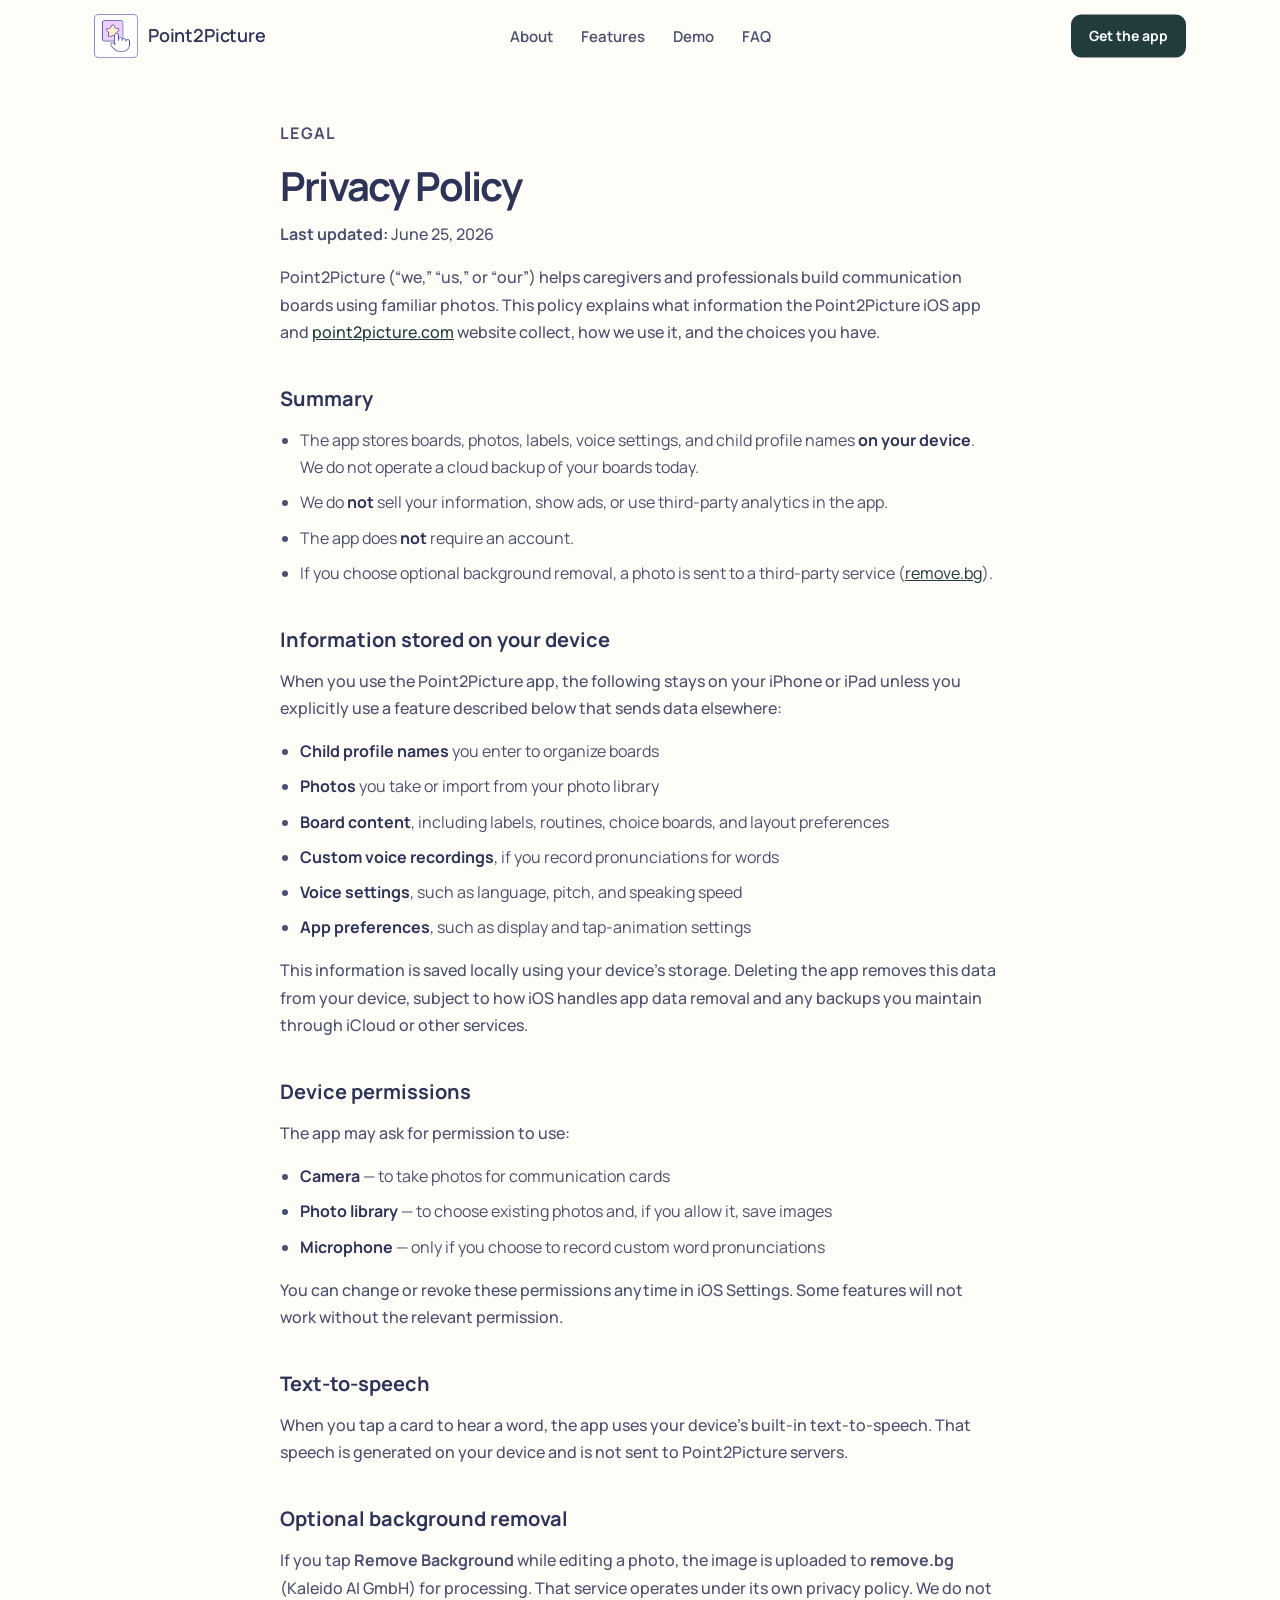
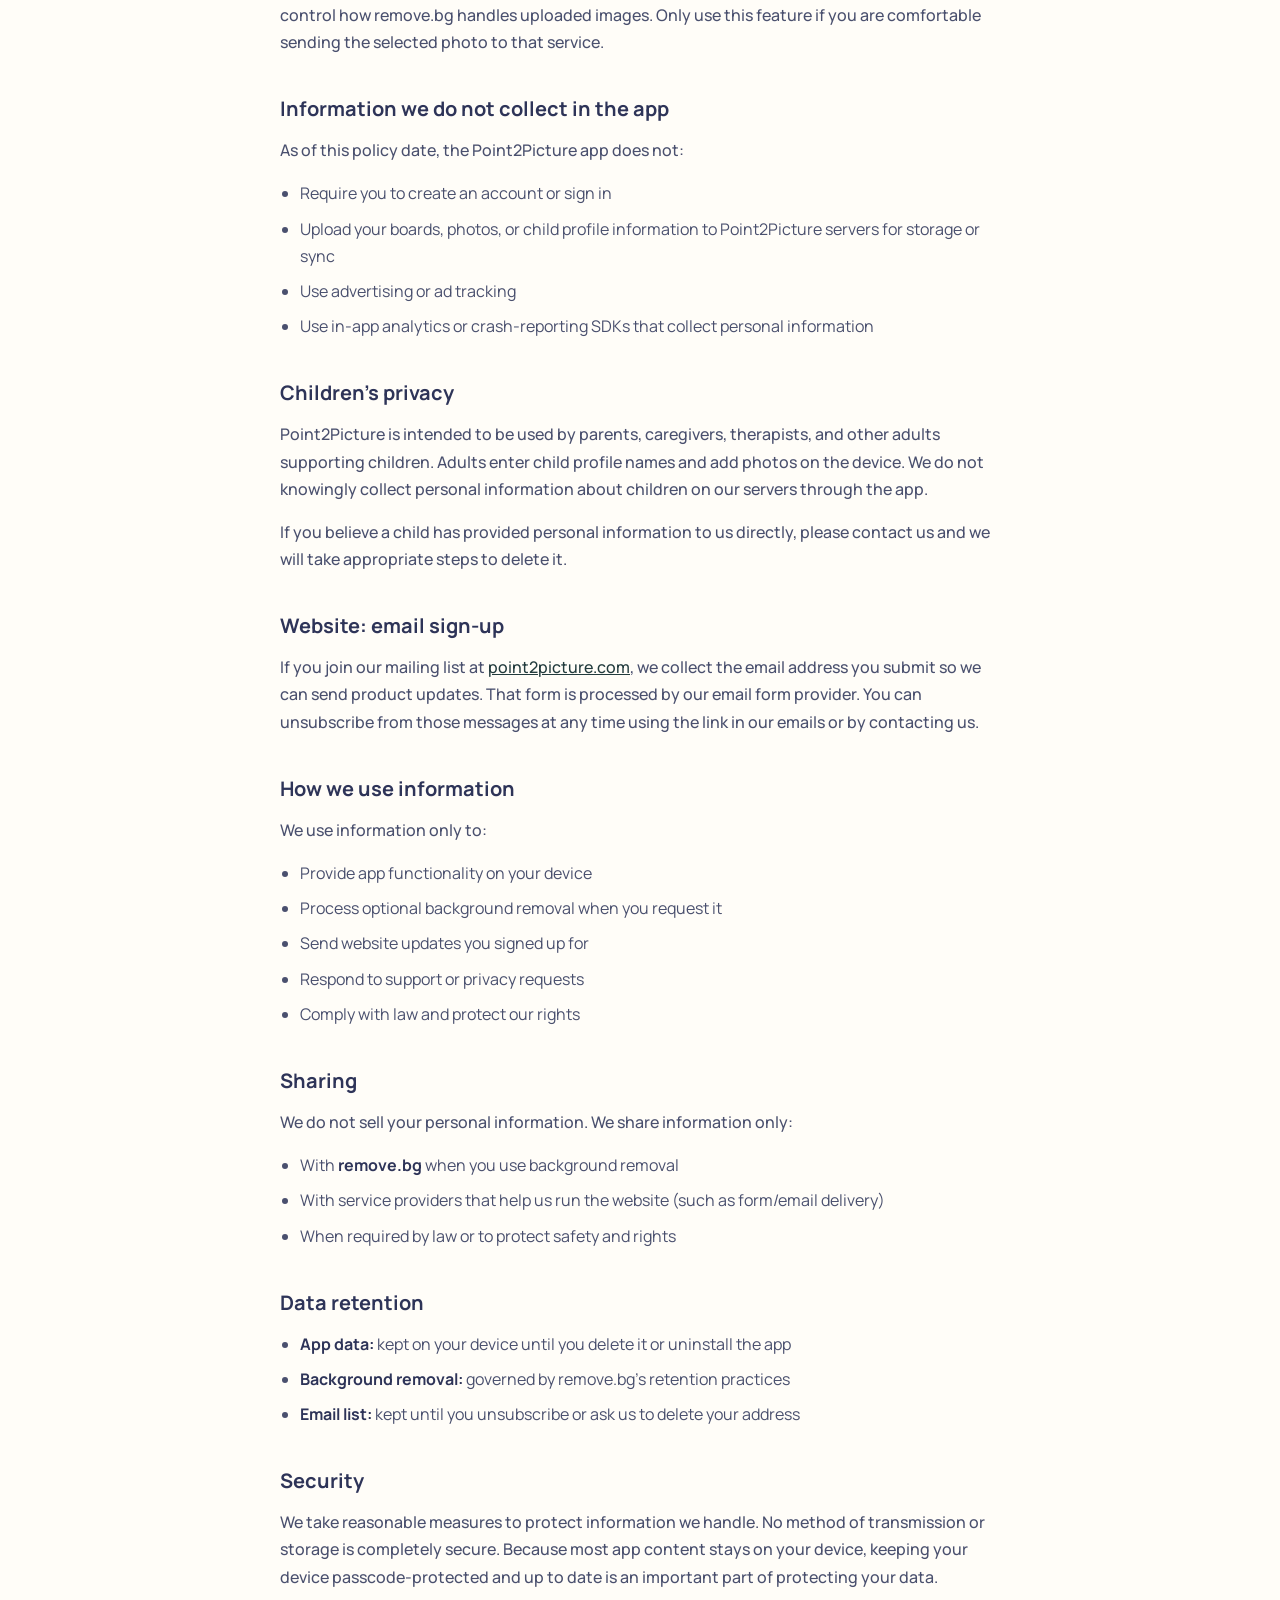
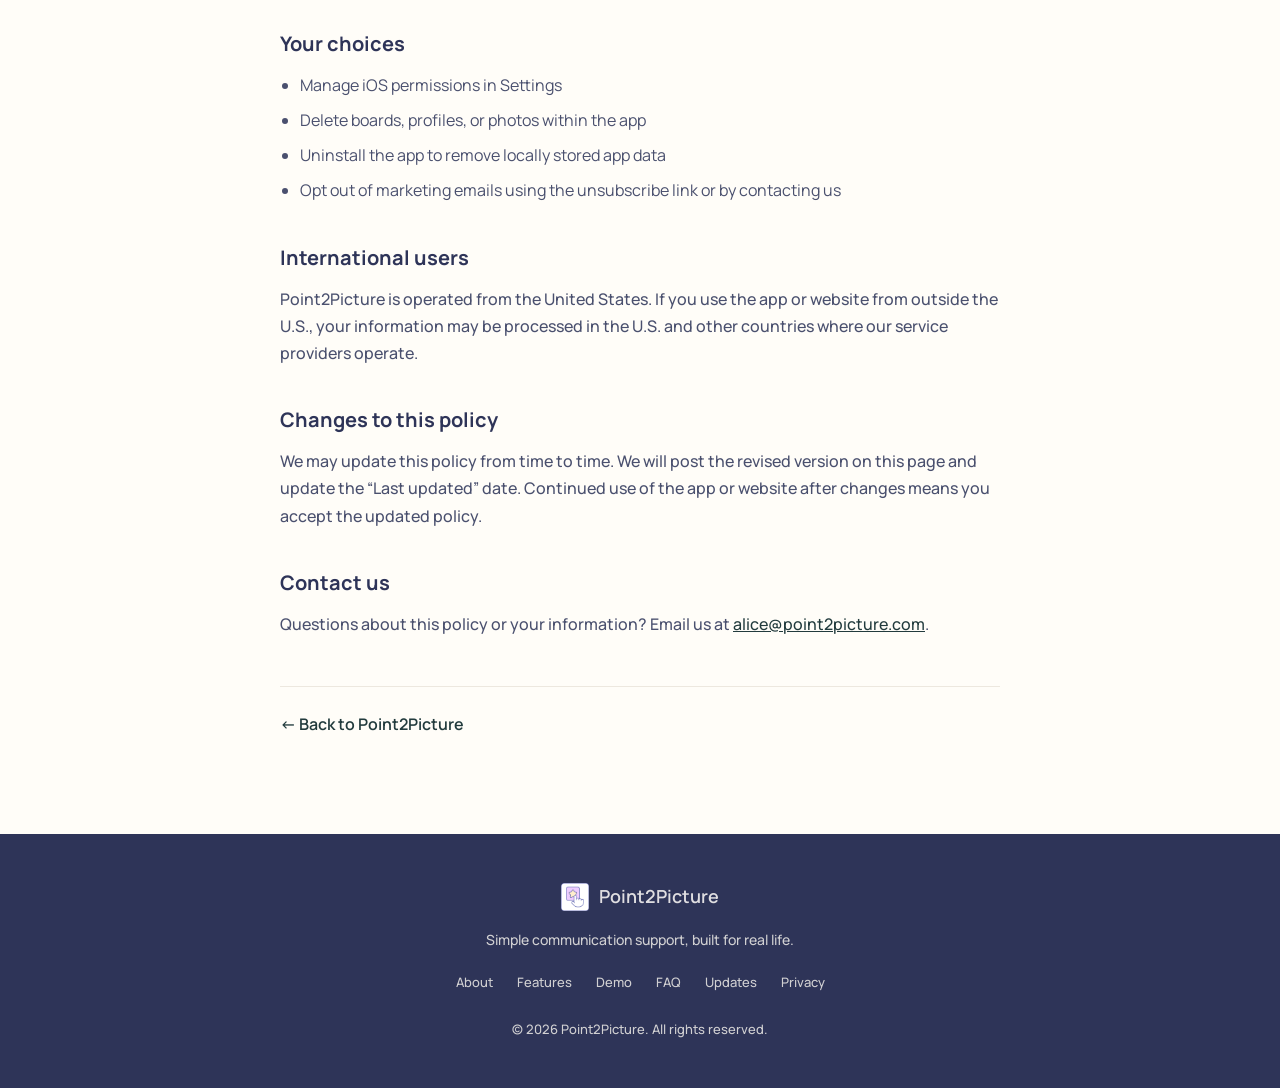
<file: privacy.html>
<!DOCTYPE html>
<html lang="en">
<head>
  <meta charset="UTF-8">
  <meta name="viewport" content="width=device-width, initial-scale=1.0">
  <meta name="robots" content="index, follow">
  <meta name="description" content="Privacy Policy for the Point2Picture mobile app and point2picture.com website.">
  <meta name="author" content="Point2Picture">
  <meta name="theme-color" content="#FFFDF8">
  <link rel="canonical" href="https://point2picture.com/privacy.html">

  <title>Privacy Policy — Point2Picture</title>

  <meta property="og:type" content="website">
  <meta property="og:site_name" content="Point2Picture">
  <meta property="og:url" content="https://point2picture.com/privacy.html">
  <meta property="og:title" content="Privacy Policy — Point2Picture">
  <meta property="og:description" content="How Point2Picture handles your information in the app and on our website.">

  <link rel="icon" href="assets/logo-mark.png?v=6" type="image/png">
  <link rel="apple-touch-icon" href="assets/logo-mark.png?v=6">
  <link rel="preconnect" href="https://fonts.googleapis.com">
  <link rel="preconnect" href="https://fonts.gstatic.com" crossorigin>
  <link href="https://fonts.googleapis.com/css2?family=Manrope:wght@400..700&display=swap" rel="stylesheet">
  <link rel="stylesheet" href="css/main.css?v=122">
</head>
<body>

  <a class="skip-link" href="#main">Skip to content</a>

  <header class="site-header" role="banner">
    <nav class="nav" aria-label="Main navigation">
      <a href="index.html" class="nav-brand">
        <img class="logo-mark" src="assets/logo-mark-nav.png?v=6" alt="" width="44" height="44" aria-hidden="true">
        <span>Point2Picture</span>
      </a>
      <button class="nav-toggle" type="button" aria-expanded="false" aria-controls="nav-menu" aria-label="Open menu">
        <span></span><span></span><span></span>
      </button>
      <div class="nav-menu" id="nav-menu">
        <ul class="nav-links">
          <li><a href="index.html#routines">About</a></li>
          <li><a href="index.html#features">Features</a></li>
          <li><a href="index.html#demo">Demo</a></li>
          <li><a href="index.html#faq">FAQ</a></li>
        </ul>
        <a
          href="https://apps.apple.com/us/app/point2picture/id6755315857"
          class="btn btn-primary btn-sm nav-cta"
          target="_blank"
          rel="noopener noreferrer"
        >Get the app</a>
      </div>
    </nav>
  </header>

  <main id="main" class="legal-page">
    <div class="container container--narrow">
      <article class="legal-prose">
        <p class="legal-eyebrow">Legal</p>
        <h1>Privacy Policy</h1>
        <p class="legal-meta"><strong>Last updated:</strong> June 25, 2026</p>
        <p class="legal-lead">
          Point2Picture (“we,” “us,” or “our”) helps caregivers and professionals build communication boards using familiar photos. This policy explains what information the Point2Picture iOS app and <a href="https://point2picture.com/">point2picture.com</a> website collect, how we use it, and the choices you have.
        </p>

        <h2>Summary</h2>
        <ul>
          <li>The app stores boards, photos, labels, voice settings, and child profile names <strong>on your device</strong>. We do not operate a cloud backup of your boards today.</li>
          <li>We do <strong>not</strong> sell your information, show ads, or use third-party analytics in the app.</li>
          <li>The app does <strong>not</strong> require an account.</li>
          <li>If you choose optional background removal, a photo is sent to a third-party service (<a href="https://www.remove.bg/privacy" rel="noopener noreferrer" target="_blank">remove.bg</a>).</li>
        </ul>

        <h2>Information stored on your device</h2>
        <p>When you use the Point2Picture app, the following stays on your iPhone or iPad unless you explicitly use a feature described below that sends data elsewhere:</p>
        <ul>
          <li><strong>Child profile names</strong> you enter to organize boards</li>
          <li><strong>Photos</strong> you take or import from your photo library</li>
          <li><strong>Board content</strong>, including labels, routines, choice boards, and layout preferences</li>
          <li><strong>Custom voice recordings</strong>, if you record pronunciations for words</li>
          <li><strong>Voice settings</strong>, such as language, pitch, and speaking speed</li>
          <li><strong>App preferences</strong>, such as display and tap-animation settings</li>
        </ul>
        <p>
          This information is saved locally using your device’s storage. Deleting the app removes this data from your device, subject to how iOS handles app data removal and any backups you maintain through iCloud or other services.
        </p>

        <h2>Device permissions</h2>
        <p>The app may ask for permission to use:</p>
        <ul>
          <li><strong>Camera</strong> — to take photos for communication cards</li>
          <li><strong>Photo library</strong> — to choose existing photos and, if you allow it, save images</li>
          <li><strong>Microphone</strong> — only if you choose to record custom word pronunciations</li>
        </ul>
        <p>You can change or revoke these permissions anytime in iOS Settings. Some features will not work without the relevant permission.</p>

        <h2>Text-to-speech</h2>
        <p>
          When you tap a card to hear a word, the app uses your device’s built-in text-to-speech. That speech is generated on your device and is not sent to Point2Picture servers.
        </p>

        <h2>Optional background removal</h2>
        <p>
          If you tap <strong>Remove Background</strong> while editing a photo, the image is uploaded to <strong>remove.bg</strong> (Kaleido AI GmbH) for processing. That service operates under its own privacy policy. We do not control how remove.bg handles uploaded images. Only use this feature if you are comfortable sending the selected photo to that service.
        </p>

        <h2>Information we do not collect in the app</h2>
        <p>As of this policy date, the Point2Picture app does not:</p>
        <ul>
          <li>Require you to create an account or sign in</li>
          <li>Upload your boards, photos, or child profile information to Point2Picture servers for storage or sync</li>
          <li>Use advertising or ad tracking</li>
          <li>Use in-app analytics or crash-reporting SDKs that collect personal information</li>
        </ul>

        <h2>Children’s privacy</h2>
        <p>
          Point2Picture is intended to be used by parents, caregivers, therapists, and other adults supporting children. Adults enter child profile names and add photos on the device. We do not knowingly collect personal information about children on our servers through the app.
        </p>
        <p>
          If you believe a child has provided personal information to us directly, please contact us and we will take appropriate steps to delete it.
        </p>

        <h2>Website: email sign-up</h2>
        <p>
          If you join our mailing list at <a href="https://point2picture.com/">point2picture.com</a>, we collect the email address you submit so we can send product updates. That form is processed by our email form provider. You can unsubscribe from those messages at any time using the link in our emails or by contacting us.
        </p>

        <h2>How we use information</h2>
        <p>We use information only to:</p>
        <ul>
          <li>Provide app functionality on your device</li>
          <li>Process optional background removal when you request it</li>
          <li>Send website updates you signed up for</li>
          <li>Respond to support or privacy requests</li>
          <li>Comply with law and protect our rights</li>
        </ul>

        <h2>Sharing</h2>
        <p>We do not sell your personal information. We share information only:</p>
        <ul>
          <li>With <strong>remove.bg</strong> when you use background removal</li>
          <li>With service providers that help us run the website (such as form/email delivery)</li>
          <li>When required by law or to protect safety and rights</li>
        </ul>

        <h2>Data retention</h2>
        <ul>
          <li><strong>App data:</strong> kept on your device until you delete it or uninstall the app</li>
          <li><strong>Background removal:</strong> governed by remove.bg’s retention practices</li>
          <li><strong>Email list:</strong> kept until you unsubscribe or ask us to delete your address</li>
        </ul>

        <h2>Security</h2>
        <p>
          We take reasonable measures to protect information we handle. No method of transmission or storage is completely secure. Because most app content stays on your device, keeping your device passcode-protected and up to date is an important part of protecting your data.
        </p>

        <h2>Your choices</h2>
        <ul>
          <li>Manage iOS permissions in Settings</li>
          <li>Delete boards, profiles, or photos within the app</li>
          <li>Uninstall the app to remove locally stored app data</li>
          <li>Opt out of marketing emails using the unsubscribe link or by contacting us</li>
        </ul>

        <h2>International users</h2>
        <p>
          Point2Picture is operated from the United States. If you use the app or website from outside the U.S., your information may be processed in the U.S. and other countries where our service providers operate.
        </p>

        <h2>Changes to this policy</h2>
        <p>
          We may update this policy from time to time. We will post the revised version on this page and update the “Last updated” date. Continued use of the app or website after changes means you accept the updated policy.
        </p>

        <h2>Contact us</h2>
        <p>
          Questions about this policy or your information? Email us at
          <a href="mailto:alice@point2picture.com">alice@point2picture.com</a>.
        </p>

        <p class="legal-back">
          <a href="index.html">&larr; Back to Point2Picture</a>
        </p>
      </article>
    </div>
  </main>

  <footer class="site-footer" role="contentinfo">
    <div class="container footer-inner">
      <div class="footer-brand">
        <img class="logo-mark logo-mark--sm" src="assets/logo-mark.png?v=6" alt="" width="28" height="28" aria-hidden="true">
        <span>Point2Picture</span>
      </div>
      <p class="footer-tagline">Simple communication support, built for real life.</p>
      <ul class="footer-links" aria-label="Footer navigation">
        <li><a href="index.html#routines">About</a></li>
        <li><a href="index.html#features">Features</a></li>
        <li><a href="index.html#demo">Demo</a></li>
        <li><a href="index.html#faq">FAQ</a></li>
        <li><a href="index.html#updates">Updates</a></li>
        <li><a href="privacy.html" aria-current="page">Privacy</a></li>
      </ul>
      <p class="footer-copy">&copy; <span id="year"></span> Point2Picture. All rights reserved.</p>
    </div>
  </footer>

  <script src="js/main.js?v=8" defer></script>
</body>
</html>
</file>
<file: css/main.css>
/* Point2Picture — Whimsical, supportive landing page */

*, *::before, *::after {
  box-sizing: border-box;
  margin: 0;
  padding: 0;
}

:root {
  --cream: #FFFDF8;
  --warm-white: #FAF7F0;
  --section-warm: #EDE8DA;
  --sand: #EDE8DF;
  --stone: #5E5038;
  --charcoal: #2E3458;
  --charcoal-soft: #4A506E;
  --muted: #4A506E;
  --teal: #223B3D;
  --teal-soft: #DCE8E9;
  --teal-dark: #1A2E30;
  --accent-text: #223B3D;
  --accent-text-hover: #1A2E30;
  --icon-teal: #223B3D;
  --icon-coral: #8E2850;
  --icon-blue: #184A7D;
  --icon-sage: #125A3A;
  --border: #9A8868;
  --on-dark: #FFFCF5;
  --on-dark-muted: rgba(255, 252, 245, 0.78);
  --btn-primary: #223B3D;
  --btn-primary-hover: #1A2E30;
  --on-primary: #FFFFFF;
  --coral: #FF8FAB;
  --coral-soft: #FFE8F0;
  --sage: #6DD4A0;
  --sage-soft: #E0FAEC;
  --blue: #6EB5FF;
  --blue-soft: #E3F2FF;
  --white: #FFFCFA;
  --sans: 'Manrope', system-ui, sans-serif;
  --nav-h: 72px;
  --max: 1140px;
  --narrow: 720px;
  --radius: 12px;
  --radius-lg: 20px;
  --image-radius: 12px;
  --display-tracking: -0.045em;
  --display-word-spacing: -0.08em;
  --shadow-soft: 0 4px 24px rgba(34, 59, 61, 0.1);
  --shadow-medium: 0 8px 40px rgba(34, 59, 61, 0.12);
  --pink-underline: url("data:image/svg+xml,%3Csvg xmlns='http://www.w3.org/2000/svg' viewBox='0 0 200 14' fill='none' preserveAspectRatio='none'%3E%3Cpath d='M4 10 Q100 12.5 196 10' stroke='%23FF8FAB' stroke-width='2.75' stroke-linecap='round'/%3E%3C/svg%3E");
  --pink-underline-bold: url("data:image/svg+xml,%3Csvg xmlns='http://www.w3.org/2000/svg' viewBox='0 0 200 14' fill='none' preserveAspectRatio='none'%3E%3Cpath d='M4 10 Q100 12.5 196 10' stroke='%23FF8FAB' stroke-width='3.75' stroke-linecap='round'/%3E%3C/svg%3E");
  --star-mask: url("data:image/svg+xml,%3Csvg xmlns='http://www.w3.org/2000/svg' viewBox='0 0 100 100'%3E%3Cpath d='M48.95 3.34 Q50 0 51.05 3.34 L61 35 L94.5 35 Q98 35 95.18 37.07 L68 57 L77.92 87.67 Q79 91 76.17 88.95 L50 70 L23.83 88.95 Q21 91 22.08 87.67 L32 57 L4.82 37.07 Q2 35 5.5 35 L39 35 Z' fill='white'/%3E%3C/svg%3E");
}

html {
  scroll-behavior: smooth;
  scroll-padding-top: calc(var(--nav-h) + 16px);
}

body {
  font-family: var(--sans);
  font-size: 17px;
  line-height: 1.65;
  color: var(--charcoal);
  background: var(--cream);
  -webkit-font-smoothing: antialiased;
}

p {
  font-weight: 500;
}

img {
  max-width: 100%;
  height: auto;
  display: block;
}

a {
  color: var(--accent-text);
  transition: color 0.2s;
}

a:hover {
  color: var(--accent-text-hover);
}

.skip-link {
  position: absolute;
  top: -100%;
  left: 1rem;
  z-index: 200;
  padding: 0.625rem 1rem;
  background: var(--charcoal);
  color: var(--white);
  font-size: 0.875rem;
  text-decoration: none;
  border-radius: 6px;
}

.skip-link:focus {
  top: 1rem;
}

.container {
  max-width: var(--max);
  margin: 0 auto;
  padding: 0 24px;
}

.container--narrow {
  max-width: calc(var(--narrow) + 48px);
}

/* ── Header / Nav ── */
.site-header {
  position: fixed;
  top: 0;
  left: 0;
  right: 0;
  z-index: 100;
  background: var(--cream);
}

.nav {
  max-width: var(--max);
  margin: 0 auto;
  height: var(--nav-h);
  padding: 0 24px;
  display: flex;
  align-items: center;
  justify-content: space-between;
  position: relative;
}

.nav-brand {
  position: relative;
  z-index: 2;
  display: flex;
  align-items: center;
  gap: 10px;
  text-decoration: none;
  color: var(--charcoal);
  font-family: var(--sans);
  font-size: 1.125rem;
  font-weight: 600;
  letter-spacing: -0.01em;
}

.nav-brand img,
.nav-brand .logo-mark {
  flex-shrink: 0;
  width: 44px;
  height: 44px;
}

.logo-mark {
  display: block;
  width: 32px;
  height: 32px;
  object-fit: contain;
}

.logo-mark--sm {
  width: 28px;
  height: 28px;
}

.nav-toggle {
  display: none;
  position: relative;
  z-index: 2;
  flex-direction: column;
  justify-content: center;
  gap: 5px;
  width: 40px;
  height: 40px;
  margin-left: auto;
  padding: 8px;
  border: none;
  background: none;
  cursor: pointer;
  border-radius: 8px;
}

.nav-toggle span {
  display: block;
  width: 100%;
  height: 2px;
  background: var(--charcoal);
  border-radius: 1px;
  transition: transform 0.2s, opacity 0.2s;
}

.nav-toggle[aria-expanded="true"] span:nth-child(1) {
  transform: translateY(7px) rotate(45deg);
}

.nav-toggle[aria-expanded="true"] span:nth-child(2) {
  opacity: 0;
}

.nav-toggle[aria-expanded="true"] span:nth-child(3) {
  transform: translateY(-7px) rotate(-45deg);
}

.nav-menu {
  position: absolute;
  left: 24px;
  right: 24px;
  top: 0;
  bottom: 0;
  display: flex;
  align-items: center;
  justify-content: center;
  pointer-events: none;
}

.nav-links {
  display: flex;
  gap: 28px;
  list-style: none;
  pointer-events: auto;
}

.nav-links a {
  font-size: 0.9375rem;
  font-weight: 600;
  color: var(--muted);
  text-decoration: none;
  transition: color 0.2s;
}

.nav-links a:hover {
  color: var(--charcoal);
}

.nav-cta {
  position: absolute;
  right: 0;
  top: 50%;
  transform: translateY(-50%);
  pointer-events: auto;
  white-space: nowrap;
  border-radius: 999px;
}

/* ── Buttons ── */
.btn {
  display: inline-flex;
  align-items: center;
  justify-content: center;
  gap: 8px;
  font-family: var(--sans);
  font-size: 0.9375rem;
  font-weight: 700;
  text-decoration: none;
  border-radius: 10px;
  border: none;
  cursor: pointer;
  transition: background 0.2s, color 0.2s, border-color 0.2s, transform 0.15s;
  padding: 12px 22px;
}

.btn:active {
  transform: scale(0.98);
}

.btn-primary {
  background: var(--btn-primary);
  color: var(--on-primary);
}

.btn-primary:hover {
  background: var(--btn-primary-hover);
  color: var(--on-primary);
}

.btn-secondary {
  background: transparent;
  color: var(--charcoal);
  border: 1.5px solid var(--border);
}

.btn-secondary:hover {
  border-color: var(--charcoal);
  background: var(--white);
  color: var(--charcoal);
}

.btn-text {
  background: none;
  color: var(--muted);
  padding: 12px 8px;
  font-weight: 700;
}

.btn-text:hover {
  color: var(--charcoal);
}

.btn-sm {
  padding: 10px 18px;
  font-size: 0.875rem;
}

.btn-lg {
  padding: 14px 28px;
  font-size: 1rem;
}

/* Official Apple App Store badge — do not recolor or restyle the artwork */
.app-store-badge {
  display: inline-flex;
  flex-shrink: 0;
  line-height: 0;
  color: inherit;
  transition: opacity 0.2s;
}

.app-store-badge:hover,
.app-store-badge:focus-visible {
  opacity: 0.88;
  color: inherit;
}

.app-store-badge img {
  display: block;
  width: auto;
  height: 40px;
}

.app-store-badge--lg img {
  height: 48px;
}

/* ── Hero ── */
.hero {
  position: relative;
  overflow: visible;
  padding-top: calc(var(--nav-h) + 28px);
  padding-bottom: 80px;
  max-width: none;
  width: 100%;
  margin: 0;
  display: grid;
  grid-template-columns: minmax(0, 420px) minmax(0, 1fr);
  gap: 24px;
  align-items: center;
  padding-left: max(24px, calc((100vw - var(--max)) / 2 + 24px));
  padding-right: 0;
}

.hero-copy {
  grid-column: 1;
  display: flex;
  flex-direction: column;
  gap: 28px;
  padding-right: 16px;
  position: relative;
  z-index: 1;
}

.hero-content {
  position: relative;
}

.hero-actions {
  display: flex;
  flex-wrap: wrap;
  gap: 12px 20px;
  align-items: center;
  margin-bottom: 0;
}

.hero-actions .btn {
  height: 40px;
  padding-top: 0;
  padding-bottom: 0;
  box-sizing: border-box;
}

.hero-text-link {
  font-size: 0.9375rem;
  font-weight: 600;
  color: var(--charcoal);
  text-decoration: underline;
  text-decoration-skip-ink: none;
  text-underline-offset: 0.18em;
  text-decoration-thickness: 1.5px;
  padding: 0 4px;
  transition: color 0.2s;
}

.hero-text-link:hover {
  color: var(--accent-text);
}

.hero-visual {
  grid-column: 2;
  align-self: center;
  display: flex;
  justify-content: flex-end;
  width: 100%;
  min-width: 0;
  position: relative;
  z-index: 1;
}

.hero-visual-stage {
  position: relative;
  width: 100%;
  aspect-ratio: 16 / 10;
  line-height: 0;
}

.hero-phone-layer {
  position: absolute;
  left: 44%;
  top: 10%;
  width: 58%;
  height: auto;
  display: block;
  pointer-events: none;
  user-select: none;
  z-index: 1;
}

.hero-float-card {
  position: absolute;
  margin: 0;
  padding: 0;
  border: none;
  background: transparent;
  cursor: default;
  line-height: 0;
  pointer-events: none;
  transform-origin: 50% 55%;
  will-change: transform;
  z-index: 2;
}

.hero-float-card img {
  display: block;
  width: 100%;
  height: auto;
  pointer-events: none;
  user-select: none;
}

.hero-doodle {
  position: absolute;
  display: block;
  height: auto;
  pointer-events: none;
  user-select: none;
  z-index: 5;
}

.hero-doodle--purple-left {
  left: -1%;
  top: 25%;
  width: 4.5%;
}

.hero-doodle--pink-stars {
  left: 32%;
  top: 58%;
  width: 10%;
}

.hero-doodle--pink-lines {
  left: calc(52% - 4px);
  top: calc(-2% - 4px);
  width: 5.75%;
}

.hero-doodle--purple-right {
  left: 74%;
  top: 92%;
  width: 4.5%;
}

.hero-float-card--blocks {
  left: 0%;
  top: 18%;
  width: 36%;
  z-index: 2;
  animation: heroFloatA 7.5s ease-in-out infinite;
}

.hero-float-card--food {
  left: 24%;
  top: 4%;
  width: 29.5%;
  z-index: 3;
  animation: heroFloatB 8.5s ease-in-out infinite;
  animation-delay: -2.2s;
}

.hero-float-card--car {
  left: 40%;
  top: 26%;
  width: 36%;
  z-index: 4;
  animation: heroFloatC 9s ease-in-out infinite;
  animation-delay: -4.5s;
}

@keyframes heroFloatA {
  0%,
  100% {
    transform: translate(0, 0) rotate(0deg);
  }
  50% {
    transform: translate(4px, -10px) rotate(-1.2deg);
  }
}

@keyframes heroFloatB {
  0%,
  100% {
    transform: translate(0, 0) rotate(0deg);
  }
  50% {
    transform: translate(-3px, -12px) rotate(1deg);
  }
}

@keyframes heroFloatC {
  0%,
  100% {
    transform: translate(0, 0) rotate(0deg);
  }
  50% {
    transform: translate(3px, -9px) rotate(1.2deg);
  }
}

.eyebrow {
  font-size: 0.8125rem;
  font-weight: 600;
  letter-spacing: 0.06em;
  text-transform: uppercase;
  color: var(--accent-text);
  margin-bottom: 16px;
}

.hero-heading {
  font-family: var(--sans);
  font-size: clamp(2.25rem, 4.5vw, 3.75rem);
  font-weight: 600;
  line-height: 1.15;
  letter-spacing: -0.02em;
  text-wrap: pretty;
  color: var(--charcoal);
  margin-bottom: 16px;
}

.hero-underline {
  position: relative;
  white-space: nowrap;
}

.hero-underline::after {
  content: '';
  position: absolute;
  left: -0.08em;
  right: -0.06em;
  bottom: 0.02em;
  height: 0.38em;
  background: var(--pink-underline) no-repeat center bottom / 100% 100%;
  pointer-events: none;
}

.hero-lead {
  font-size: 1.0625rem;
  line-height: 1.7;
  color: var(--charcoal-soft);
  max-width: 420px;
  margin-bottom: 0;
  text-wrap: pretty;
}

.hero-note {
  font-size: 0.875rem;
  color: var(--stone);
  padding-left: 16px;
  border-left: 3px solid var(--teal-soft);
}


.hero-caption {
  padding: 14px 20px;
  font-size: 0.8125rem;
  color: var(--muted);
  background: var(--white);
  border-top: 1px solid var(--sand);
}

/* ── Sections ── */
.section {
  padding: 96px 0;
}

.section--warm {
  background: var(--section-warm);
}

.section--cream {
  background: var(--white);
}

.section-label {
  position: relative;
  display: inline-block;
  margin-top: 0;
  font-family: inherit;
  line-height: inherit;
  font-size: 0.8125rem;
  font-weight: 700;
  letter-spacing: 0.08em;
  text-transform: uppercase;
  color: var(--accent-text);
  margin-bottom: 16px;
  padding-bottom: 6px;
}

.section-label::after {
  content: '';
  position: absolute;
  left: -0.04em;
  right: -0.04em;
  bottom: 0;
  height: 5px;
  background: var(--pink-underline-bold) no-repeat center bottom / 100% 100%;
  pointer-events: none;
}

.section-label--light {
  color: var(--on-dark-muted);
}

.section-heading {
  font-family: var(--sans);
  font-size: clamp(1.75rem, 3.5vw, 2.375rem);
  font-weight: 600;
  line-height: 1.2;
  letter-spacing: -0.035em;
  word-spacing: -0.06em;
  margin-bottom: 20px;
}

.section-heading--light {
  color: var(--white);
}

.section-intro {
  font-size: 1.0625rem;
  color: var(--charcoal-soft);
  max-width: 560px;
  line-height: 1.7;
}

.section-header {
  margin-bottom: 56px;
}

.section-header--center {
  text-align: center;
}

.section-header--center .section-intro {
  margin: 0 auto;
}

/* ── Empathy section ── */
.empathy-grid {
  margin-bottom: 40px;
}

.empathy-lead {
  font-family: var(--sans);
  font-size: clamp(1.125rem, 2.5vw, 1.375rem);
  font-weight: 500;
  line-height: 1.65;
  color: var(--charcoal-soft);
  margin-bottom: 32px;
  text-wrap: pretty;
}

.empathy-lead em {
  font-style: italic;
  color: var(--accent-text);
}

.empathy-list {
  list-style: none;
  display: flex;
  flex-direction: column;
  gap: 14px;
}

.empathy-list li {
  position: relative;
  padding-left: 24px;
  font-size: 1rem;
  color: var(--charcoal-soft);
  line-height: 1.6;
}

.empathy-list li::before {
  content: '';
  position: absolute;
  left: 0;
  top: 0.55em;
  width: 8px;
  height: 8px;
  border-radius: 50%;
  background: var(--coral);
  opacity: 0.6;
}

.empathy-close {
  font-size: 1.0625rem;
  color: var(--muted);
  padding-top: 32px;
  border-top: 1px solid var(--sand);
  line-height: 1.7;
}

/* ── Info cards section ── */
.info-section-header {
  text-align: center;
  margin-bottom: 48px;
}

.info-cards {
  display: flex;
  flex-wrap: nowrap;
  justify-content: space-between;
  align-items: stretch;
  gap: clamp(32px, 4vw, 56px);
  width: 100%;
}

.info-card {
  display: flex;
  flex-direction: column;
  align-items: center;
  flex: 1 1 0;
  min-width: 0;
  text-align: center;
}

.info-card-image {
  flex-shrink: 0;
  width: 100%;
  max-width: 340px;
  aspect-ratio: 4 / 3;
  border-radius: var(--image-radius);
  overflow: hidden;
  margin-bottom: 28px;
  background: transparent;
}

.info-card-image img {
  width: 100%;
  height: 100%;
  display: block;
  object-fit: cover;
  object-position: center;
}

.info-card-image--contain {
  background: transparent;
}

.info-card-image--placeholder {
  background: #D9D5CF;
}

.info-card-image--contain img {
  object-fit: contain;
  padding: 0;
}

.info-card-title {
  font-family: var(--sans);
  font-size: clamp(1.125rem, 2vw, 1.375rem);
  font-weight: 600;
  letter-spacing: -0.02em;
  margin-bottom: 12px;
  line-height: 1.3;
  color: var(--charcoal);
  text-align: center;
  width: 100%;
}

.info-card-desc {
  font-size: 0.9375rem;
  color: var(--charcoal-soft);
  line-height: 1.65;
  text-align: center;
  width: 100%;
  max-width: 320px;
  margin: 0 auto;
}

.routine-card {
  background: var(--white);
  border: 1px solid var(--sand);
  border-radius: var(--radius);
  padding: 28px 22px;
  transition: box-shadow 0.25s, transform 0.25s;
}

.routine-card:hover {
  box-shadow: var(--shadow-soft);
  transform: translateY(-2px);
}

.routine-icon {
  width: 44px;
  height: 44px;
  border-radius: 10px;
  background: var(--teal-soft);
  color: var(--icon-teal);
  display: flex;
  align-items: center;
  justify-content: center;
  margin-bottom: 18px;
}

.routine-icon svg {
  width: 22px;
  height: 22px;
}

.routine-icon--coral {
  background: var(--coral-soft);
  color: var(--icon-coral);
}

.routine-icon--blue {
  background: var(--blue-soft);
  color: var(--icon-blue);
}

.routine-icon--sage {
  background: var(--sage-soft);
  color: var(--icon-sage);
}

.routine-title {
  font-family: var(--sans);
  font-size: 1.125rem;
  font-weight: 600;
  margin-bottom: 10px;
  line-height: 1.3;
}

.routine-desc {
  font-size: 0.875rem;
  color: var(--muted);
  line-height: 1.6;
}

/* ── Features ── */
.features-layout {
  display: grid;
  grid-template-columns: minmax(0, 0.9fr) minmax(0, 1.1fr);
  gap: 48px;
  align-items: start;
}

.features-visual {
  width: 100%;
  min-width: 0;
}

@media (min-width: 769px) {
  .features-visual {
    /* Align image row with section heading, below the KEY FEATURES label */
    padding-top: calc(0.8125rem * 1.65 + 6px + 16px);
  }
}

.features-list {
  list-style: none;
  margin-top: 36px;
  display: flex;
  flex-direction: column;
  gap: 24px;
}

.feature-item {
  display: flex;
  gap: 16px;
  align-items: flex-start;
}

.feature-marker {
  flex-shrink: 0;
  width: 10px;
  height: 10px;
  border-radius: 50%;
  background: var(--teal);
  margin-top: 8px;
}

.feature-item strong {
  display: block;
  font-size: 1rem;
  font-weight: 600;
  margin-bottom: 4px;
  color: var(--charcoal);
}

.feature-item p {
  font-size: 0.9375rem;
  color: var(--muted);
  line-height: 1.6;
}

.features-demo {
  display: flex;
  flex-wrap: wrap;
  align-items: center;
  gap: 20px clamp(28px, 3.5vw, 40px);
}

.features-demo-phones {
  display: flex;
  flex: 1 1 280px;
  gap: clamp(12px, 2vw, 20px);
  min-width: 0;
}

.features-phone {
  flex: 1 1 0;
  min-width: 0;
  margin: 0;
}

.features-phone img {
  display: block;
  width: 100%;
  height: auto;
}

.features-demo-interactive {
  flex: 0 1 auto;
  min-width: 0;
  padding-left: clamp(8px, 1vw, 12px);
}

.features-tap-card {
  display: flex;
  flex-direction: column;
  align-items: center;
  margin: 0;
  padding: 0;
  border: none;
  background: none;
  cursor: pointer;
  font: inherit;
  color: inherit;
  text-align: center;
  -webkit-tap-highlight-color: transparent;
}

.features-tap-card-image {
  display: block;
  width: clamp(120px, 14vw, 168px);
  border-radius: var(--image-radius);
  overflow: hidden;
  box-shadow: var(--shadow-medium);
  background: var(--warm-white);
  transition: box-shadow 0.15s ease;
}

.features-tap-card-image img {
  display: block;
  width: 100%;
  height: auto;
  aspect-ratio: 1;
  object-fit: cover;
}

.features-tap-label {
  display: block;
  margin-top: 14px;
  font-size: 1.125rem;
  font-weight: 600;
  letter-spacing: -0.02em;
  color: var(--charcoal);
}

.features-tap-card:hover .features-tap-card-image {
  box-shadow: var(--shadow-medium), 0 0 0 3px rgba(34, 59, 61, 0.15);
}

.features-tap-card.is-speaking .features-tap-card-image {
  box-shadow: var(--shadow-soft), 0 0 0 3px rgba(34, 59, 61, 0.25);
}

.features-tap-card.is-tapped .features-tap-card-image {
  animation: tapWigglePulse 0.55s ease;
}

@keyframes tapWigglePulse {
  0% {
    transform: scale(1) rotate(0deg);
  }

  20% {
    transform: scale(1.07) rotate(-4deg);
  }

  40% {
    transform: scale(1.09) rotate(4deg);
  }

  60% {
    transform: scale(1.06) rotate(-2deg);
  }

  80% {
    transform: scale(1.03) rotate(1deg);
  }

  100% {
    transform: scale(1) rotate(0deg);
  }
}

.features-demo-caption {
  flex: 1 1 100%;
  margin: 8px 0 0;
  font-size: 0.8125rem;
  color: var(--stone);
  text-align: center;
}

.panel-star {
  position: relative;
  overflow: hidden;
}

.panel-star::before {
  content: '';
  position: absolute;
  width: 280px;
  height: 280px;
  background: var(--teal);
  opacity: 0.08;
  -webkit-mask: var(--star-mask) center / contain no-repeat;
  mask: var(--star-mask) center / contain no-repeat;
  pointer-events: none;
}

.panel-star--top-right::before {
  top: -50px;
  right: -30px;
}

.panel-star--top-left::before {
  top: -50px;
  left: -30px;
}

.hero.panel-star--hero-left::before {
  top: 60px;
  left: -72px;
  width: 260px;
  height: 260px;
  z-index: 0;
  transform: rotate(-20deg);
  transform-origin: center center;
}

.hero.panel-star {
  overflow: visible;
}

.testimonials-panel.panel-star--testimonials-right::before {
  top: 60px;
  right: -40px;
  left: auto;
  width: 260px;
  height: 260px;
  transform: rotate(20deg);
  transform-origin: center center;
}

.testimonials-panel.panel-star {
  overflow: hidden;
}

.testimonials-header,
.testimonials-grid {
  position: relative;
  z-index: 1;
}

.panel-star--bottom-left::before {
  bottom: -50px;
  left: -30px;
}

.panel-star--bottom-left-sm::after {
  content: '';
  position: absolute;
  bottom: -24px;
  right: -16px;
  left: auto;
  width: 160px;
  height: 160px;
  background: var(--teal);
  opacity: 0.08;
  -webkit-mask: var(--star-mask) center / contain no-repeat;
  mask: var(--star-mask) center / contain no-repeat;
  pointer-events: none;
}

/* ── Testimonials panel ── */
.testimonials-panel {
  background: var(--teal);
  border-radius: var(--radius-lg);
  padding: 64px;
}

.testimonials-header {
  text-align: center;
  max-width: 640px;
  margin: 0 auto 48px;
}

.testimonials-grid {
  display: grid;
  grid-template-columns: repeat(3, 1fr);
  gap: 32px;
  align-items: start;
}

.testimonial {
  margin: 0;
  border-left: 3px solid var(--coral);
  padding-left: 24px;
}

.testimonial p {
  font-family: var(--sans);
  font-size: 1.0625rem;
  font-weight: 500;
  font-style: italic;
  line-height: 1.6;
  color: rgba(255, 253, 249, 0.9);
  margin-bottom: 16px;
}

.testimonial footer {
  font-size: 0.8125rem;
  font-weight: 500;
  font-style: normal;
  color: var(--on-dark-muted);
  line-height: 1.5;
}

/* ── Video ── */
.video-wrap {
  margin: 8px auto 0;
  max-width: 480px;
}

@media (min-width: 769px) {
  .video-wrap {
    max-width: 600px;
  }
}

.demo-video {
  width: 100%;
  height: auto;
  aspect-ratio: 16 / 9;
  display: block;
  border-radius: var(--image-radius);
  border: 1px solid var(--sand);
  background: var(--charcoal);
  object-fit: contain;
}

.video-caption {
  margin-top: 16px;
  font-size: 0.875rem;
  color: var(--muted);
  text-align: center;
}

/* ── Story ── */
.story-panel {
  background: var(--section-warm);
  border: 1px solid var(--sand);
  border-radius: var(--radius-lg);
  padding: 56px 48px;
}

.story-text {
  font-size: 1.0625rem;
  line-height: 1.75;
  color: var(--charcoal-soft);
  margin-bottom: 20px;
}

.story-text:last-child {
  margin-bottom: 0;
}

/* ── FAQ ── */
#faq .section-header {
  margin-bottom: 24px;
}

#faq .section-label {
  margin-bottom: 0;
}

.faq-list {
  display: flex;
  flex-direction: column;
  gap: 0;
}

.faq-item {
  background: transparent;
  border: none;
  border-bottom: 1px solid var(--sand);
  border-radius: 0;
  overflow: hidden;
}

.faq-item:last-child {
  border-bottom: none;
}

.faq-item[open] {
  background: transparent;
  box-shadow: none;
}

.faq-item summary {
  padding: 12px 0;
  font-weight: 600;
  font-size: 1rem;
  cursor: pointer;
  list-style: none;
  display: flex;
  align-items: center;
  justify-content: space-between;
  gap: 16px;
  color: var(--charcoal);
  transition: color 0.2s;
}

.faq-item summary::-webkit-details-marker {
  display: none;
}

.faq-item summary::after {
  content: '+';
  font-size: 1.25rem;
  font-weight: 400;
  color: var(--accent-text);
  flex-shrink: 0;
  transition: transform 0.2s;
}

.faq-item[open] summary::after {
  transform: rotate(45deg);
}

.faq-item summary:hover {
  color: var(--accent-text-hover);
}

.faq-answer {
  padding: 0 0 12px;
}

.faq-answer p {
  font-size: 0.9375rem;
  color: var(--muted);
  line-height: 1.65;
}

.faq-answer p + p {
  margin-top: 12px;
}

/* ── CTA ── */
.cta-section {
  padding-bottom: 120px;
}

.cta-panel {
  text-align: center;
  background: var(--section-warm);
  border: 1px solid var(--sand);
  border-radius: var(--radius-lg);
  padding: 64px 48px;
}

.cta-heading {
  font-family: var(--sans);
  font-size: clamp(1.75rem, 3vw, 2.25rem);
  font-weight: 600;
  margin-bottom: 16px;
  letter-spacing: -0.035em;
  word-spacing: -0.06em;
}

.cta-lead {
  font-size: 1.0625rem;
  color: var(--charcoal-soft);
  max-width: 480px;
  margin: 0 auto 32px;
  line-height: 1.7;
}

.cta-actions {
  display: flex;
  flex-wrap: wrap;
  gap: 12px;
  justify-content: center;
  margin-bottom: 48px;
}

.updates-form {
  max-width: 440px;
  margin: 0 auto;
  padding-top: 40px;
  border-top: 1px solid var(--sand);
}

.updates-label {
  display: block;
  font-size: 0.875rem;
  font-weight: 600;
  margin-bottom: 12px;
  color: var(--charcoal);
}

.updates-row {
  display: flex;
  gap: 8px;
}

.updates-row input {
  flex: 1;
  min-width: 0;
  padding: 12px 16px;
  font-family: var(--sans);
  font-size: 0.9375rem;
  border: 1.5px solid var(--sand);
  border-radius: 10px;
  background: var(--white);
  color: var(--charcoal);
  transition: border-color 0.2s;
}

.updates-row input:focus {
  outline: none;
  border-color: var(--accent-text);
}

.updates-row input::placeholder {
  color: var(--stone);
}

.updates-note {
  margin-top: 12px;
  font-size: 0.8125rem;
  color: var(--stone);
}

/* ── Footer ── */
.site-footer {
  background: var(--charcoal);
  color: var(--on-dark-muted);
  padding: 48px 0;
}

.footer-inner {
  text-align: center;
  display: flex;
  flex-direction: column;
  align-items: center;
  gap: 16px;
}

.footer-brand {
  display: flex;
  align-items: center;
  gap: 10px;
  font-family: var(--sans);
  font-size: 1.125rem;
  font-weight: 600;
  color: rgba(255, 253, 249, 0.85);
}

.footer-tagline {
  font-size: 0.875rem;
  color: var(--on-dark-muted);
}

.footer-links {
  display: flex;
  flex-wrap: wrap;
  gap: 24px;
  list-style: none;
  justify-content: center;
}

.footer-links a {
  font-size: 0.8125rem;
  font-weight: 500;
  color: var(--on-dark-muted);
  text-decoration: none;
  transition: color 0.2s;
}

.footer-links a:hover {
  color: var(--on-dark);
}

.footer-copy {
  font-size: 0.8125rem;
  margin-top: 8px;
}

.footer-legal {
  font-size: 0.6875rem;
  line-height: 1.5;
  color: var(--on-dark-muted);
  margin-top: 16px;
  max-width: 52rem;
  opacity: 0.85;
}

/* ── Legal pages ── */
.legal-page {
  padding: calc(var(--nav-h) + 48px) 0 80px;
}

.legal-prose {
  max-width: var(--narrow);
  margin: 0 auto;
}

.legal-prose h1 {
  font-size: clamp(2rem, 5vw, 2.5rem);
  font-weight: 700;
  letter-spacing: var(--display-tracking);
  color: var(--charcoal);
  line-height: 1.15;
  margin-bottom: 12px;
}

.legal-eyebrow {
  font-size: 0.8125rem;
  font-weight: 700;
  letter-spacing: 0.08em;
  text-transform: uppercase;
  color: var(--accent-text);
  margin-bottom: 12px;
}

.legal-meta {
  font-size: 0.9375rem;
  color: var(--stone);
  margin-bottom: 24px;
}

.legal-lead {
  font-size: 1.0625rem;
  line-height: 1.7;
  margin-bottom: 32px;
}

.legal-prose h2 {
  font-size: 1.25rem;
  font-weight: 700;
  color: var(--charcoal);
  margin-top: 36px;
  margin-bottom: 12px;
}

.legal-prose p,
.legal-prose li {
  color: var(--charcoal-soft);
  font-size: 1rem;
  line-height: 1.7;
}

.legal-prose p {
  margin-bottom: 16px;
}

.legal-prose ul {
  margin: 0 0 16px 1.25rem;
  padding: 0;
}

.legal-prose li {
  margin-bottom: 8px;
}

.legal-prose li strong {
  color: var(--charcoal);
}

.legal-back {
  margin-top: 48px;
  padding-top: 24px;
  border-top: 1px solid var(--sand);
}

.legal-back a {
  font-weight: 600;
  text-decoration: none;
}

/* ── Animations ── */
@keyframes fadeUp {
  from {
    opacity: 0;
    transform: translateY(20px);
  }
  to {
    opacity: 1;
    transform: translateY(0);
  }
}

.fade-up {
  animation: fadeUp 0.7s cubic-bezier(0.22, 1, 0.36, 1) both;
}

.fade-up-1 { animation-delay: 0.05s; }
.fade-up-2 { animation-delay: 0.15s; }
.fade-up-3 { animation-delay: 0.25s; }
.fade-up-4 { animation-delay: 0.35s; }
.fade-up-5 { animation-delay: 0.45s; }

.reveal {
  opacity: 0;
  transform: translateY(16px);
  transition: opacity 0.6s cubic-bezier(0.22, 1, 0.36, 1), transform 0.6s cubic-bezier(0.22, 1, 0.36, 1);
}

.reveal.is-visible {
  opacity: 1;
  transform: translateY(0);
}

/* ── Responsive ── */
@media (max-width: 1024px) {
  .features-layout {
    grid-template-columns: 1fr;
    gap: 48px;
  }

  .features-visual {
    padding-top: 0;
  }

  .features-demo {
    flex-wrap: wrap;
    justify-content: center;
  }

  .features-demo-phones {
    flex: 1 1 100%;
    max-width: 520px;
    margin: 0 auto;
  }

  .features-demo-interactive {
    flex: 1 1 100%;
    display: flex;
    justify-content: center;
    padding-left: 0;
  }

  .features-demo-caption {
    text-align: center;
  }

  .testimonials-panel {
    padding: 48px 40px;
  }

  .story-panel {
    padding: 48px 40px;
  }

  .testimonials-grid {
    grid-template-columns: 1fr;
    gap: 40px;
  }

  /* Hero: favor image width — shrink text before image on mid-size screens */
  .hero {
    grid-template-columns: minmax(0, clamp(260px, 34vw, 380px)) minmax(min(42vw, 440px), 1fr);
    gap: 24px;
  }

  .hero-copy {
    padding-right: 8px;
    gap: 24px;
  }

  .hero-heading {
    font-size: clamp(1.75rem, 3.2vw, 2.5rem);
    margin-bottom: 14px;
  }

  .hero-underline {
    white-space: normal;
  }

  .hero-lead {
    font-size: 0.9375rem;
    line-height: 1.65;
    max-width: none;
    margin-bottom: 0;
  }

  .hero-actions {
    gap: 10px 18px;
  }

  .hero-actions .btn {
    height: 40px;
    padding: 0 18px;
    font-size: 0.875rem;
  }

  .eyebrow {
    font-size: 0.75rem;
    margin-bottom: 14px;
  }
}

@media (max-width: 960px) {
  .info-section-header {
    text-align: center;
    margin-bottom: 32px;
  }

  .info-cards {
    flex-direction: column;
    align-items: center;
    gap: 48px;
  }

  .info-card {
    flex: none;
    width: 100%;
    max-width: 420px;
  }

  .info-card-desc {
    max-width: 360px;
  }
}

@media (max-width: 768px) {
  .nav-toggle {
    display: flex;
  }

  .nav-menu {
    display: none;
    position: fixed;
    left: 0;
    right: 0;
    top: var(--nav-h);
    bottom: auto;
    flex-direction: column;
    align-items: stretch;
    justify-content: flex-start;
    gap: 0;
    background: var(--cream);
    border-bottom: 1px solid var(--sand);
    padding: 20px 24px 24px;
    box-shadow: var(--shadow-soft);
    pointer-events: auto;
  }

  .nav-menu.is-open {
    display: flex;
  }

  .nav-links {
    flex-direction: column;
    gap: 0;
    width: 100%;
    margin-bottom: 16px;
  }

  .nav-links a {
    display: block;
    padding: 12px 0;
    border-bottom: 1px solid var(--sand);
  }

  .nav-links li:last-child a {
    border-bottom: none;
  }

  .nav-cta {
    position: static;
    transform: none;
    width: 100%;
    text-align: center;
  }

  .hero {
    display: flex;
    flex-direction: column;
    max-width: var(--max);
    margin: 0 auto;
    padding-top: calc(var(--nav-h) + 20px);
    padding-bottom: 64px;
    padding-left: 24px;
    padding-right: 24px;
    gap: 32px;
  }

  .hero-copy {
    display: contents;
  }

  .hero-content,
  .hero-visual,
  .hero-actions {
    width: 100%;
  }

  .hero-content {
    order: 1;
    padding-right: 0;
  }

  .hero-heading {
    font-size: 2.25rem;
  }

  .hero-visual {
    order: 2;
    justify-content: center;
    margin: 0;
    overflow: visible;
  }

  .hero-visual-stage {
    width: 97%;
    transform: translateX(2%);
  }

  .hero-actions {
    order: 3;
    flex-direction: column;
    align-items: stretch;
  }

  .hero-actions .btn {
    width: 100%;
    justify-content: center;
  }

  .hero-actions .app-store-badge {
    align-self: center;
  }

  .hero-actions .hero-text-link {
    text-align: center;
  }

  .section {
    padding: 72px 0;
  }

  .testimonials-panel {
    padding: 40px 28px;
  }

  .story-panel {
    padding: 40px 28px;
  }

  .cta-panel {
    padding: 48px 24px;
  }

  .updates-row {
    flex-direction: column;
  }

  .updates-row .btn {
    width: 100%;
  }
}

@media (max-width: 480px) {
  body {
    font-size: 16px;
  }

  .hero-heading {
    font-size: 2.125rem;
  }
}

@media (prefers-reduced-motion: reduce) {
  html {
    scroll-behavior: auto;
  }

  .fade-up {
    animation: none;
    opacity: 1;
    transform: none;
  }

  .reveal {
    opacity: 1;
    transform: none;
    transition: none;
  }

  .btn:active,
  .routine-card:hover {
    transform: none;
  }

  .features-tap-card.is-tapped .features-tap-card-image {
    animation: none;
  }

  .hero-float-card {
    animation: none;
    transform: none;
    filter: none;
  }
}
</file>
